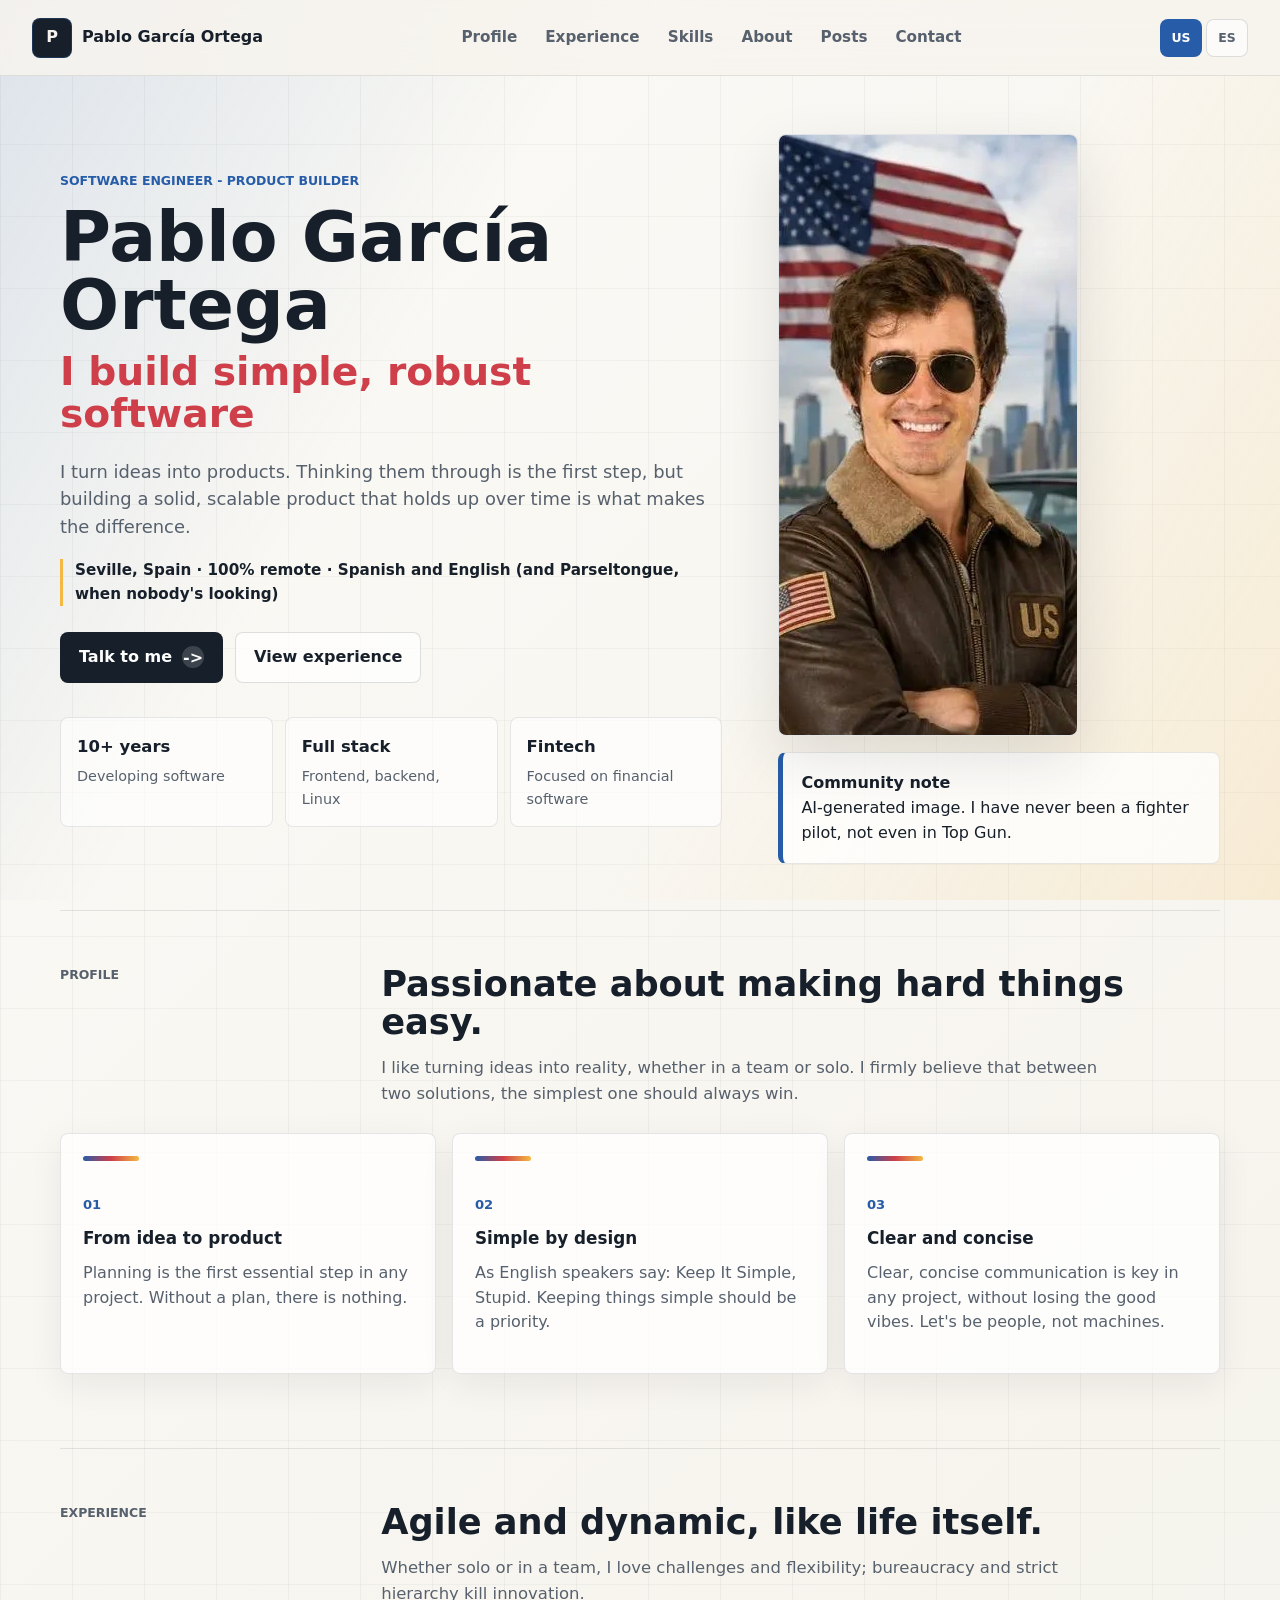
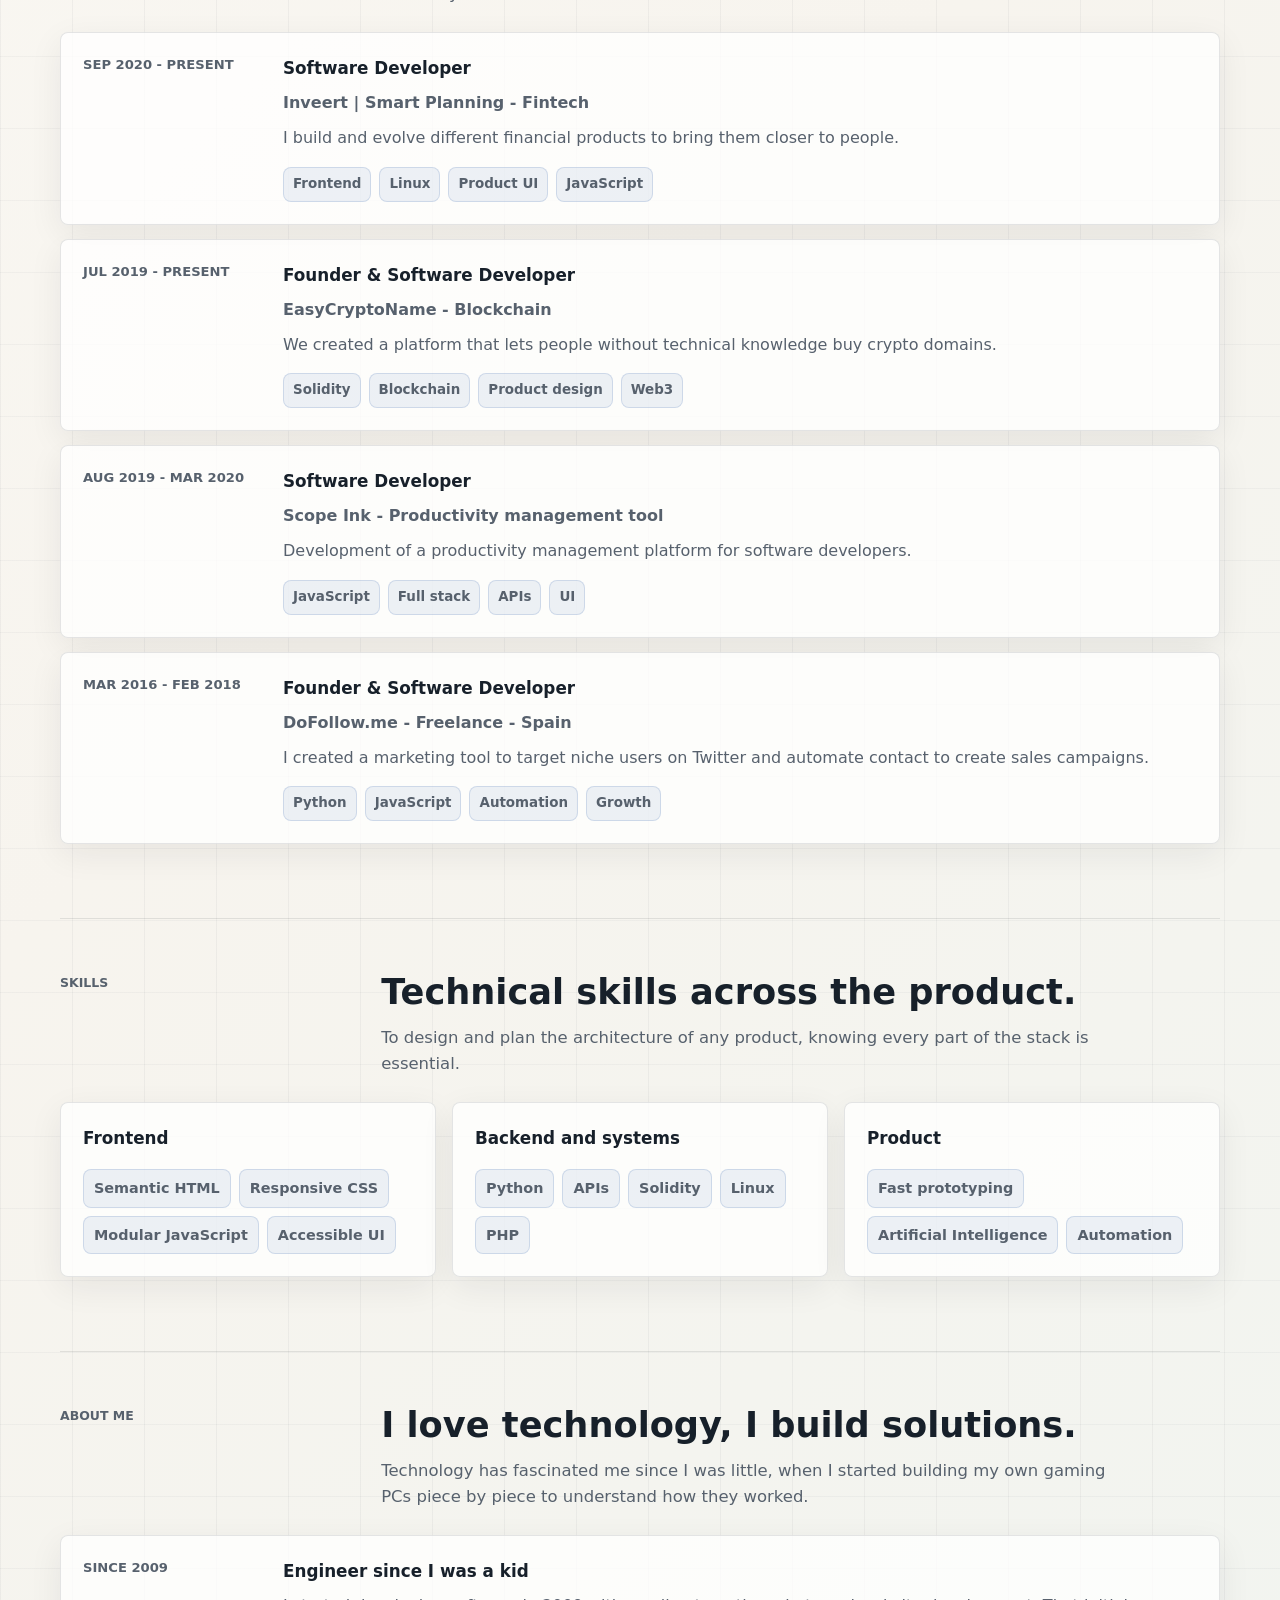
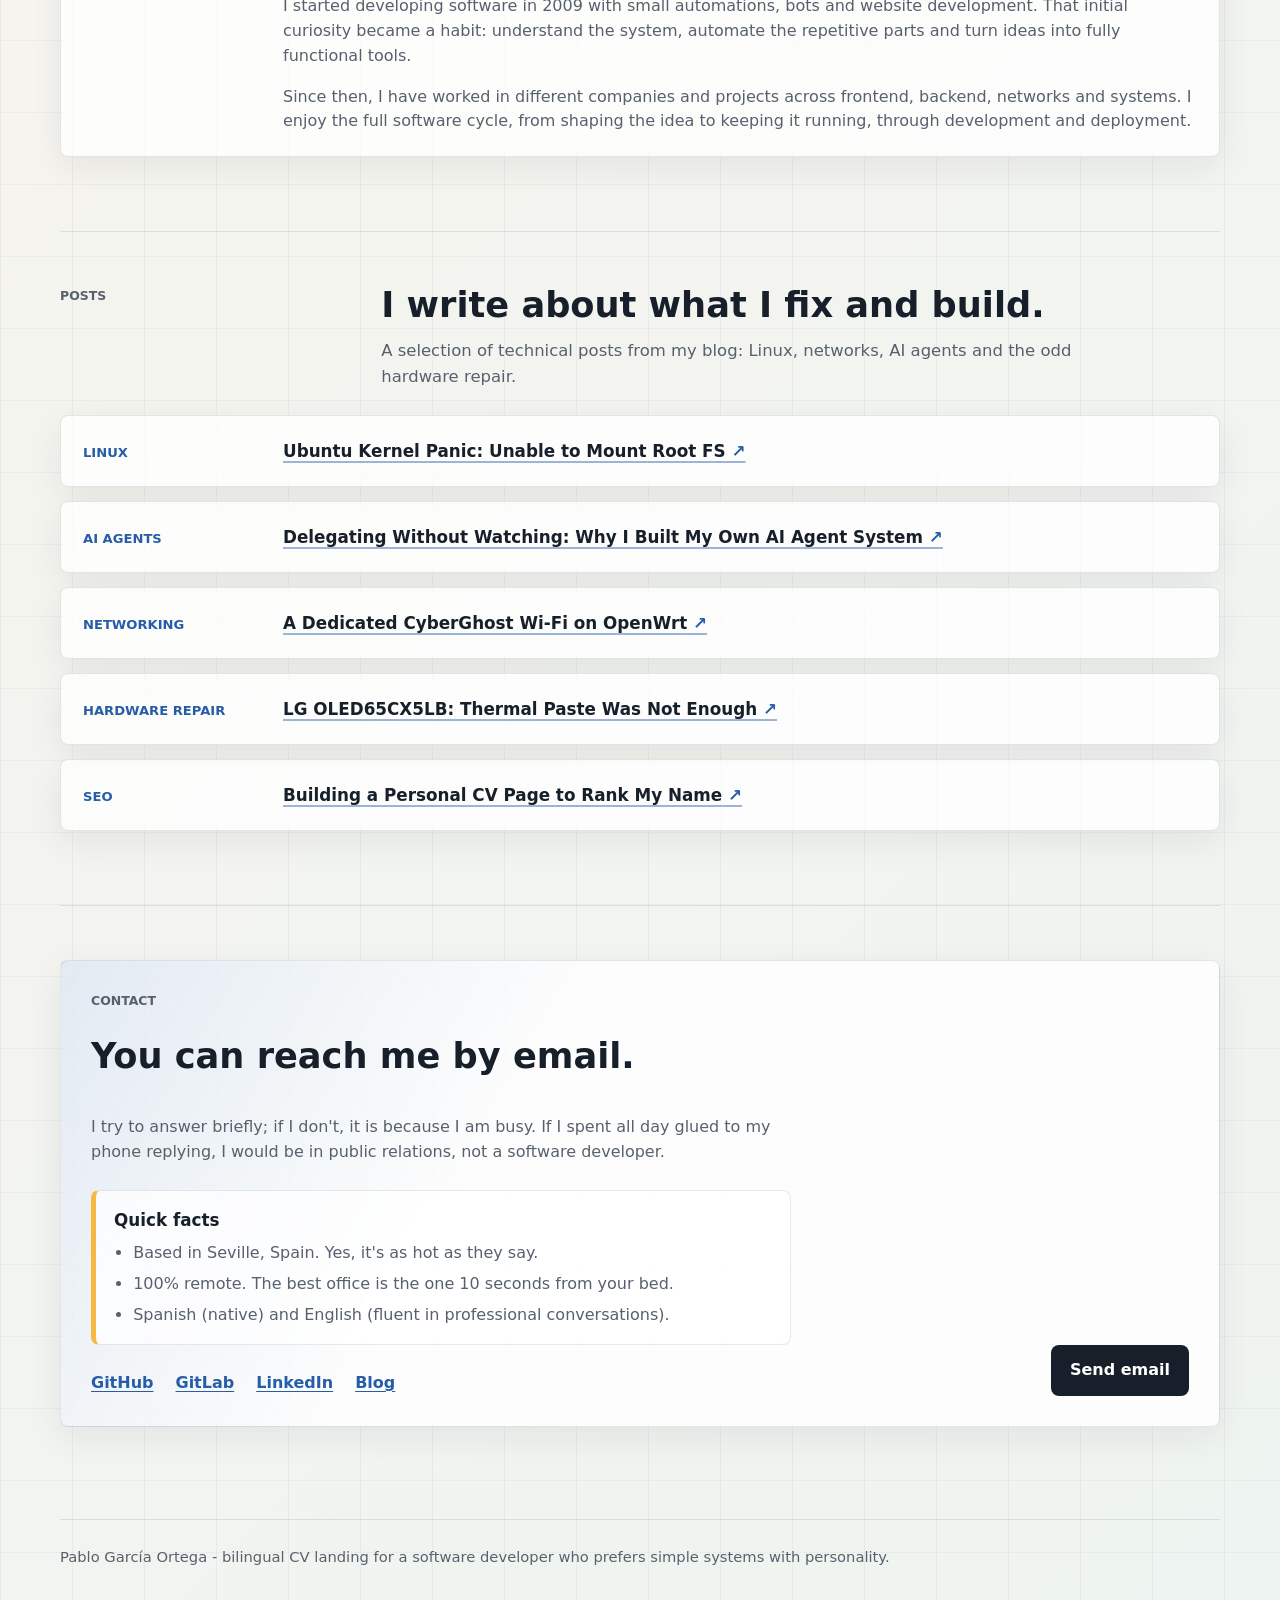
<file: index.html>
<!doctype html>
<html lang="en-US">
<head>
    <meta charset="utf-8">
    <meta name="viewport" content="width=device-width, initial-scale=1">
    <title>Pablo García Ortega | Software Engineer & Product Builder</title>
    <meta name="description" content="Pablo García Ortega is a software engineer and product builder focused on simple, robust software, fintech, full-stack development and automation.">
    <meta name="author" content="Pablo García Ortega">
    <meta name="robots" content="index, follow, max-image-preview:large">
    <link rel="canonical" href="https://pablogarciaortega.com/">
    <link rel="alternate" hreflang="en" href="https://pablogarciaortega.com/">
    <link rel="alternate" hreflang="es" href="https://pablogarciaortega.com/es/">
    <link rel="alternate" hreflang="x-default" href="https://pablogarciaortega.com/">
    <meta property="og:type" content="profile">
    <meta property="og:locale" content="en_US">
    <meta property="og:locale:alternate" content="es_ES">
    <meta property="profile:first_name" content="Pablo">
    <meta property="profile:last_name" content="García Ortega">
    <meta property="og:site_name" content="Pablo García Ortega">
    <meta property="og:title" content="Pablo García Ortega | Software Engineer & Product Builder">
    <meta property="og:description" content="Pablo García Ortega is a software engineer and product builder focused on simple, robust software, fintech, full-stack development and automation.">
    <meta property="og:url" content="https://pablogarciaortega.com/">
    <meta property="og:image" content="https://pablogarciaortega.com/assets/share-us.jpg">
    <meta property="og:image:type" content="image/jpeg">
    <meta property="og:image:width" content="1200">
    <meta property="og:image:height" content="630">
    <meta property="og:image:alt" content="Pablo García Ortega · Software engineer - Product builder · I build simple, robust software · pablogarciaortega.com, next to the AI-generated portrait from the US version">
    <meta name="twitter:card" content="summary_large_image">
    <meta name="twitter:title" content="Pablo García Ortega | Software Engineer & Product Builder">
    <meta name="twitter:description" content="Pablo García Ortega is a software engineer and product builder focused on simple, robust software, fintech, full-stack development and automation.">
    <meta name="twitter:image" content="https://pablogarciaortega.com/assets/share-us.jpg">
    <meta name="twitter:image:alt" content="Pablo García Ortega · Software engineer - Product builder · I build simple, robust software · pablogarciaortega.com, next to the AI-generated portrait from the US version">
    <link rel="icon" href="./favicon.ico" sizes="16x16 32x32 48x48">
    <link rel="icon" href="./assets/favicon.svg" type="image/svg+xml">
    <link rel="icon" href="./assets/favicon-96.png" type="image/png" sizes="96x96">
    <link rel="apple-touch-icon" href="./assets/apple-touch-icon.png" sizes="180x180">
    <link rel="stylesheet" href="./index.css">
    <script type="application/ld+json">
        {
            "@context": "https://schema.org",
            "@type": "ProfilePage",
            "@id": "https://pablogarciaortega.com/#profilepage",
            "url": "https://pablogarciaortega.com/",
            "name": "Pablo García Ortega | Software Engineer & Product Builder",
            "inLanguage": "en-US",
            "mainEntity": {
                "@type": "Person",
                "@id": "https://pablogarciaortega.com/#person",
                "name": "Pablo García Ortega",
                "alternateName": "Pablo Garcia Ortega",
                "givenName": "Pablo",
                "familyName": "García Ortega",
                "url": "https://pablogarciaortega.com/",
                "image": "https://pablogarciaortega.com/assets/profile-us.webp",
                "jobTitle": "Software Engineer",
                "description": "Pablo García Ortega is a software engineer and product builder focused on simple, robust software, fintech, full-stack development and automation.",
                "worksFor": {
                    "@type": "Organization",
                    "name": "Inveert"
                },
                "knowsLanguage": [
                    "es",
                    "en"
                ],
                "alumniOf": {
                    "@type": "CollegeOrUniversity",
                    "name": "Universidad de Sevilla"
                },
                "knowsAbout": [
                    "Software Development",
                    "Frontend",
                    "Backend",
                    "Linux",
                    "Fintech",
                    "JavaScript",
                    "Python",
                    "Solidity",
                    "Automation"
                ],
                "sameAs": [
                    "https://github.com/pablogarcor",
                    "https://gitlab.com/pablogarcor",
                    "https://www.linkedin.com/in/garciaortegapablo/",
                    "https://www.pablogarcor.com/"
                ],
                "address": {
                    "@type": "PostalAddress",
                    "addressLocality": "Seville",
                    "addressRegion": "Andalusia",
                    "addressCountry": "ES"
                }
            }
        }
    </script>
    <script src="./index.js" defer></script>
</head>
<body data-locale="us" data-us-url="./" data-es-url="./es/">
    <a class="skip-link" href="#top">Skip to content</a>
    <header class="site-header">
        <a class="brand" href="#top" aria-label="Pablo García Ortega CV">
            <span class="brand-mark" aria-hidden="true">P</span>
            <span>Pablo García Ortega</span>
        </a>

        <nav class="site-nav" aria-label="Primary navigation">
            <a href="#profile">Profile</a>
            <a href="#experience">Experience</a>
            <a href="#skills">Skills</a>
            <a href="#about">About</a>
            <a href="#posts">Posts</a>
            <a href="#contact">Contact</a>
        </nav>

        <div class="language-switcher" role="group" aria-label="Language selector">
            <a class="language-button" href="./" data-language="us" hreflang="en" aria-label="US English" aria-current="page">US</a>
            <a class="language-button" href="./es/" data-language="es" hreflang="es" aria-label="Spanish">ES</a>
        </div>
    </header>

    <main id="top">
        <section class="hero">
            <div class="hero-copy reveal">
                <p class="eyebrow">Software engineer - Product builder</p>
                <h1>
                    <span>Pablo García Ortega</span>
                    <span>I build simple, robust software</span>
                </h1>
                <p class="hero-summary">
                    I turn ideas into products. Thinking them through is the first step, but building a solid, scalable product that holds up over time is what makes the difference.
                </p>

                <p class="hero-facts">Seville, Spain · 100% remote · Spanish and English (and Parseltongue, when nobody's looking)</p>

                <div class="hero-actions" aria-label="Main actions">
                    <a class="button button-primary" href="#contact">
                        <span>Talk to me</span>
                        <span class="button-icon" aria-hidden="true">-&gt;</span>
                    </a>
                    <a class="button button-secondary" href="#experience">
                        <span>View experience</span>
                    </a>
                </div>

                <div class="signal-grid" aria-label="Professional focus">
                    <div>
                        <strong>10+ years</strong>
                        <span>Developing software</span>
                    </div>
                    <div>
                        <strong>Full stack</strong>
                        <span>Frontend, backend, Linux</span>
                    </div>
                    <div>
                        <strong>Fintech</strong>
                        <span>Focused on financial software</span>
                    </div>
                </div>
            </div>

            <aside class="profile-stage reveal" aria-labelledby="profile-caption-title">
                <div class="portrait-frame">
                    <img src="./assets/profile-us.webp" width="298" height="600" alt="AI-generated image of Pablo García Ortega for the US version">
                </div>
                <div class="profile-caption">
                    <p class="profile-language" id="profile-caption-title">Community note</p>
                    <p id="profileReference">AI-generated image. I have never been a fighter pilot, not even in Top Gun.</p>
                </div>
            </aside>
        </section>

        <section class="content-section" id="profile">
            <div class="section-heading reveal">
                <p class="overline">Profile</p>
                <div>
                    <h2>Passionate about making hard things easy.</h2>
                    <p>
                        I like turning ideas into reality, whether in a team or solo. I firmly believe that between two solutions, the simplest one should always win.
                    </p>
                </div>
            </div>

            <div class="intro-grid">
                <article class="feature-card reveal">
                    <span class="feature-index">01</span>
                    <h3>From idea to product</h3>
                    <p>Planning is the first essential step in any project. Without a plan, there is nothing.</p>
                </article>
                <article class="feature-card reveal">
                    <span class="feature-index">02</span>
                    <h3>Simple by design</h3>
                    <p>As English speakers say: Keep It Simple, Stupid. Keeping things simple should be a priority.</p>
                </article>
                <article class="feature-card reveal">
                    <span class="feature-index">03</span>
                    <h3>Clear and concise</h3>
                    <p>Clear, concise communication is key in any project, without losing the good vibes. Let's be people, not machines.</p>
                </article>
            </div>
        </section>

        <section class="content-section" id="experience">
            <div class="section-heading reveal">
                <p class="overline">Experience</p>
                <div>
                    <h2>Agile and dynamic, like life itself.</h2>
                    <p>
                        Whether solo or in a team, I love challenges and flexibility; bureaucracy and strict hierarchy kill innovation.
                    </p>
                </div>
            </div>

            <div class="timeline">
                <article class="timeline-item reveal">
                    <p class="timeline-date">Sep 2020 - Present</p>
                    <div>
                        <h3>Software Developer</h3>
                        <p class="timeline-company">Inveert | Smart Planning - Fintech</p>
                        <p>I build and evolve different financial products to bring them closer to people.</p>
                        <ul class="tag-list" aria-label="Inveert skills">
                            <li>Frontend</li>
                            <li>Linux</li>
                            <li>Product UI</li>
                            <li>JavaScript</li>
                        </ul>
                    </div>
                </article>
                <article class="timeline-item reveal">
                    <p class="timeline-date">Jul 2019 - Present</p>
                    <div>
                        <h3>Founder & Software Developer</h3>
                        <p class="timeline-company">EasyCryptoName - Blockchain</p>
                        <p>We created a platform that lets people without technical knowledge buy crypto domains.</p>
                        <ul class="tag-list" aria-label="EasyCryptoName skills">
                            <li>Solidity</li>
                            <li>Blockchain</li>
                            <li>Product design</li>
                            <li>Web3</li>
                        </ul>
                    </div>
                </article>
                <article class="timeline-item reveal">
                    <p class="timeline-date">Aug 2019 - Mar 2020</p>
                    <div>
                        <h3>Software Developer</h3>
                        <p class="timeline-company">Scope Ink - Productivity management tool</p>
                        <p>Development of a productivity management platform for software developers.</p>
                        <ul class="tag-list" aria-label="Scope Ink skills">
                            <li>JavaScript</li>
                            <li>Full stack</li>
                            <li>APIs</li>
                            <li>UI</li>
                        </ul>
                    </div>
                </article>
                <article class="timeline-item reveal">
                    <p class="timeline-date">Mar 2016 - Feb 2018</p>
                    <div>
                        <h3>Founder & Software Developer</h3>
                        <p class="timeline-company">DoFollow.me - Freelance - Spain</p>
                        <p>I created a marketing tool to target niche users on Twitter and automate contact to create sales campaigns.</p>
                        <ul class="tag-list" aria-label="DoFollow.me skills">
                            <li>Python</li>
                            <li>JavaScript</li>
                            <li>Automation</li>
                            <li>Growth</li>
                        </ul>
                    </div>
                </article>
            </div>
        </section>

        <section class="content-section" id="skills">
            <div class="section-heading reveal">
                <p class="overline">Skills</p>
                <div>
                    <h2>Technical skills across the product.</h2>
                    <p>
                        To design and plan the architecture of any product, knowing every part of the stack is essential.
                    </p>
                </div>
            </div>

            <div class="skill-grid">
                <article class="skill-group reveal">
                    <h3>Frontend</h3>
                    <ul>
                        <li>Semantic HTML</li>
                        <li>Responsive CSS</li>
                        <li>Modular JavaScript</li>
                        <li>Accessible UI</li>
                    </ul>
                </article>
                <article class="skill-group reveal">
                    <h3>Backend and systems</h3>
                    <ul>
                        <li>Python</li>
                        <li>APIs</li>
                        <li>Solidity</li>
                        <li>Linux</li>
                        <li>PHP</li>
                    </ul>
                </article>
                <article class="skill-group reveal">
                    <h3>Product</h3>
                    <ul>
                        <li>Fast prototyping</li>
                        <li>Artificial Intelligence</li>
                        <li>Automation</li>
                    </ul>
                </article>
            </div>
        </section>

        <section class="content-section" id="about">
            <div class="section-heading reveal">
                <p class="overline">About me</p>
                <div>
                    <h2>I love technology, I build solutions.</h2>
                    <p>
                        Technology has fascinated me since I was little, when I started building my own gaming PCs piece by piece to understand how they worked.
                    </p>
                </div>
            </div>

            <article class="about-card reveal">
                <p class="timeline-date">Since 2009</p>
                <div>
                    <h3>Engineer since I was a kid</h3>
                    <p>I started developing software in 2009 with small automations, bots and website development. That initial curiosity became a habit: understand the system, automate the repetitive parts and turn ideas into fully functional tools.</p>
                    <p>Since then, I have worked in different companies and projects across frontend, backend, networks and systems. I enjoy the full software cycle, from shaping the idea to keeping it running, through development and deployment.</p>
                </div>
            </article>
        </section>

        <section class="content-section" id="posts">
            <div class="section-heading reveal">
                <p class="overline">Posts</p>
                <div>
                    <h2>I write about what I fix and build.</h2>
                    <p>
                        A selection of technical posts from my blog: Linux, networks, AI agents and the odd hardware repair.
                    </p>
                </div>
            </div>

            <ul class="post-list" aria-label="Selected posts">
                <li class="post-card reveal">
                    <p class="post-topic">Linux</p>
                    <h3><a href="https://www.pablogarcor.com/fix-ubuntu-kernel-panic-unable-to-mount-root-fs/">Ubuntu Kernel Panic: Unable to Mount Root FS</a></h3>
                </li>
                <li class="post-card reveal">
                    <p class="post-topic">AI agents</p>
                    <h3><a href="https://www.pablogarcor.com/delegating-to-ai-agents-without-watching/">Delegating Without Watching: Why I Built My Own AI Agent System</a></h3>
                </li>
                <li class="post-card reveal">
                    <p class="post-topic">Networking</p>
                    <h3><a href="https://www.pablogarcor.com/openwrt-cyberghost-vpn-wifi/">A Dedicated CyberGhost Wi-Fi on OpenWrt</a></h3>
                </li>
                <li class="post-card reveal">
                    <p class="post-topic">Hardware repair</p>
                    <h3><a href="https://www.pablogarcor.com/fix-lg-oled65cx5lb-main-board/">LG OLED65CX5LB: Thermal Paste Was Not Enough</a></h3>
                </li>
                <li class="post-card reveal">
                    <p class="post-topic">SEO</p>
                    <h3><a href="https://www.pablogarcor.com/building-personal-cv-page-to-rank-my-name/">Building a Personal CV Page to Rank My Name</a></h3>
                </li>
            </ul>
        </section>

        <section class="content-section contact-section" id="contact">
            <div class="contact-panel reveal">
                <p class="overline">Contact</p>
                <h2>You can reach me by email.</h2>
                <p>
                    I try to answer briefly; if I don't, it is because I am busy. If I spent all day glued to my phone replying, I would be in public relations, not a software developer.
                </p>
                <div class="quick-facts">
                    <h3 id="quick-facts-title">Quick facts</h3>
                    <ul aria-labelledby="quick-facts-title">
                        <li>Based in Seville, Spain. Yes, it's as hot as they say.</li>
                        <li>100% remote. The best office is the one 10 seconds from your bed.</li>
                        <li>Spanish (native) and English (fluent in professional conversations).</li>
                    </ul>
                </div>
                <ul class="profile-links" aria-label="Profiles">
                    <li><a href="https://github.com/pablogarcor" rel="me">GitHub</a></li>
                    <li><a href="https://gitlab.com/pablogarcor" rel="me">GitLab</a></li>
                    <li><a href="https://www.linkedin.com/in/garciaortegapablo/" rel="me">LinkedIn</a></li>
                    <li><a href="https://www.pablogarcor.com/" rel="me">Blog</a></li>
                </ul>
                <div class="contact-actions">
                    <a class="button button-primary" href="#contact" data-email-link>
                        <span>Send email</span>
                    </a>
                </div>
            </div>
        </section>
    </main>

    <footer class="site-footer">
        <p>Pablo García Ortega - bilingual CV landing for a software developer who prefers simple systems with personality.</p>
    </footer>
</body>
</html>
</file>
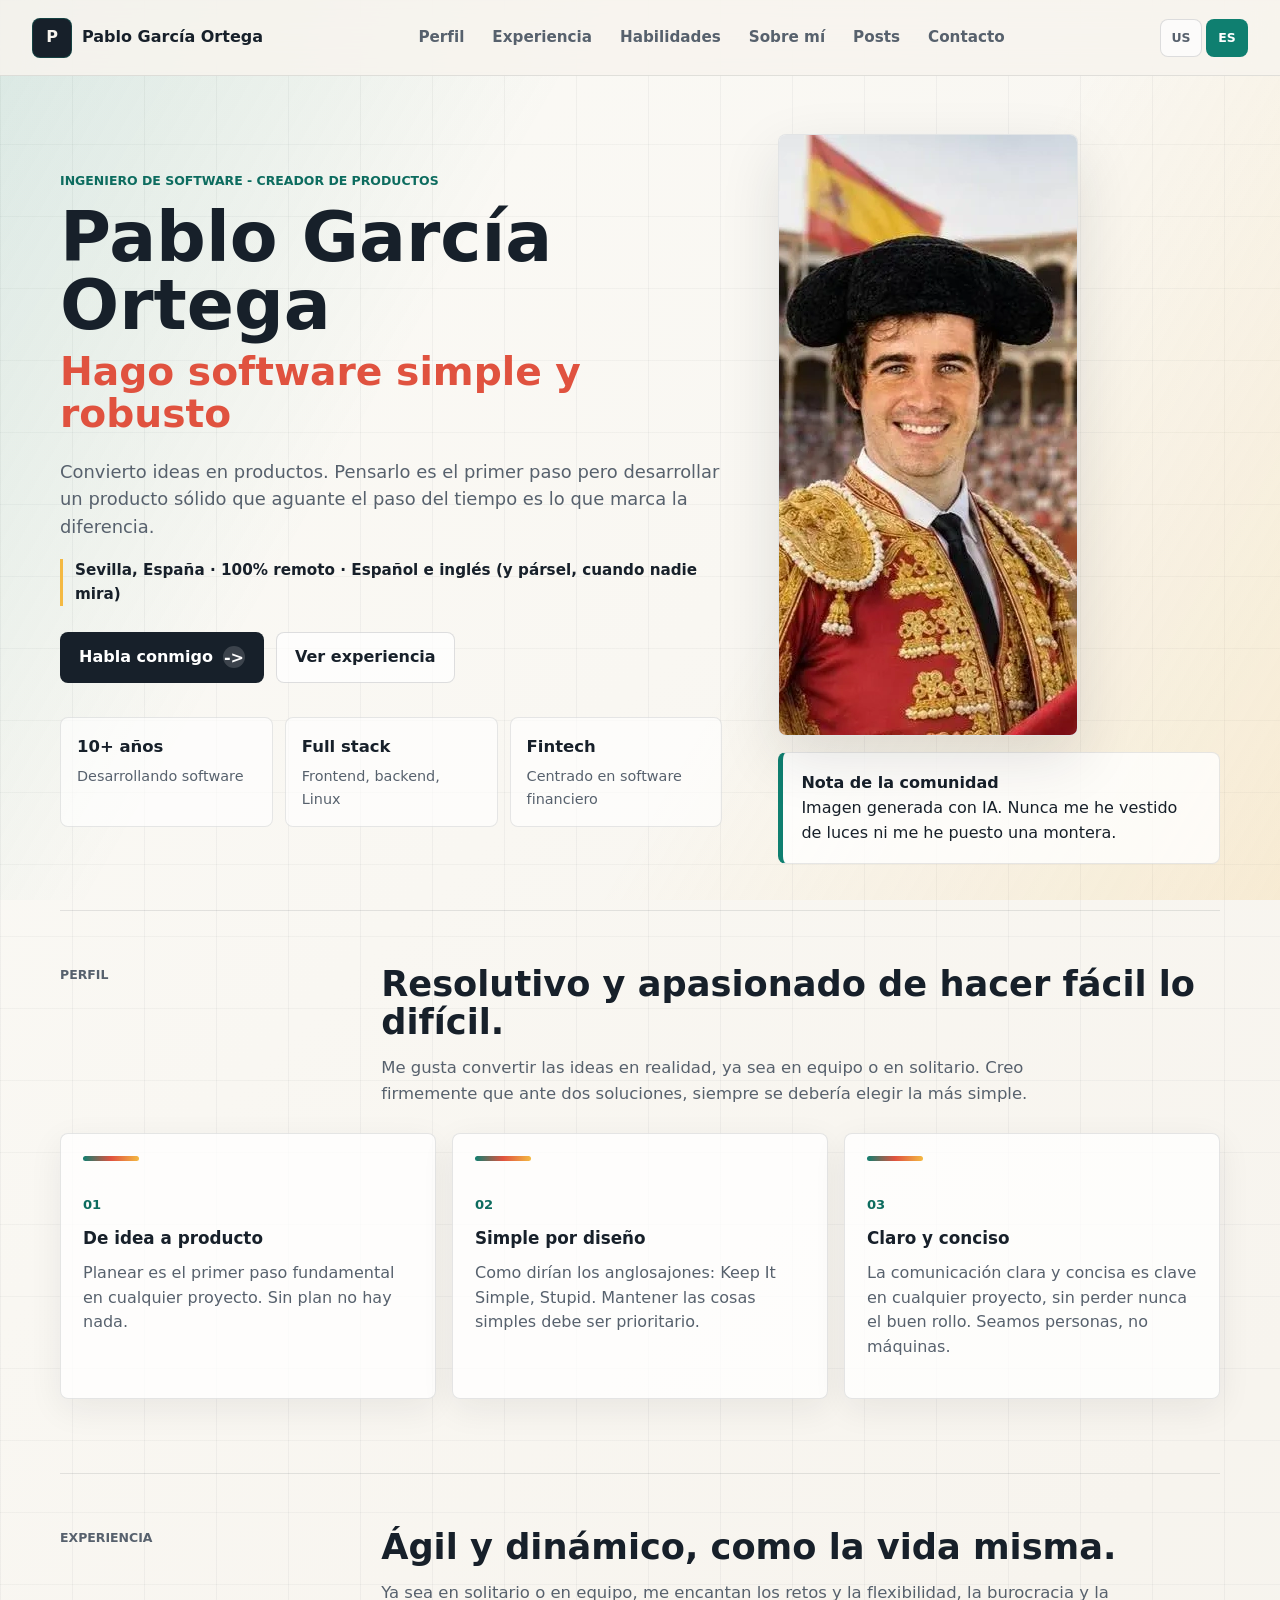
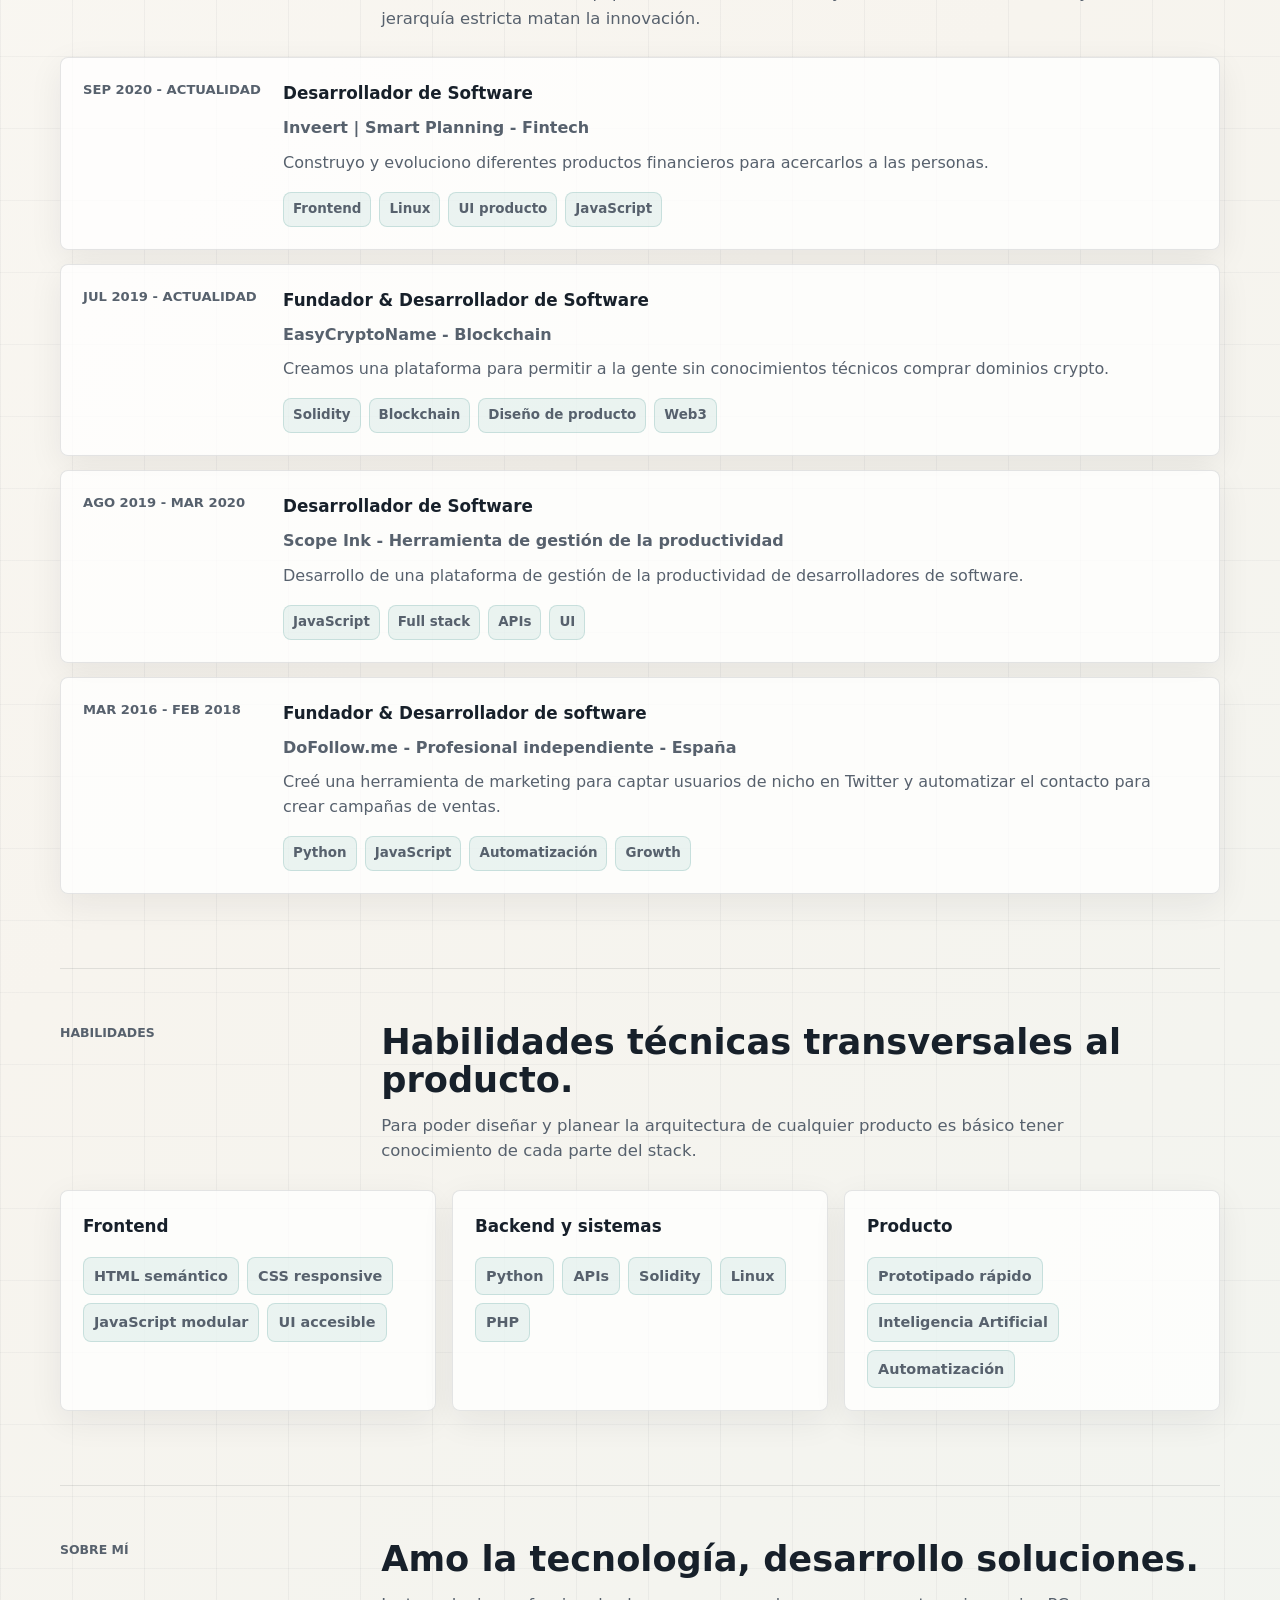
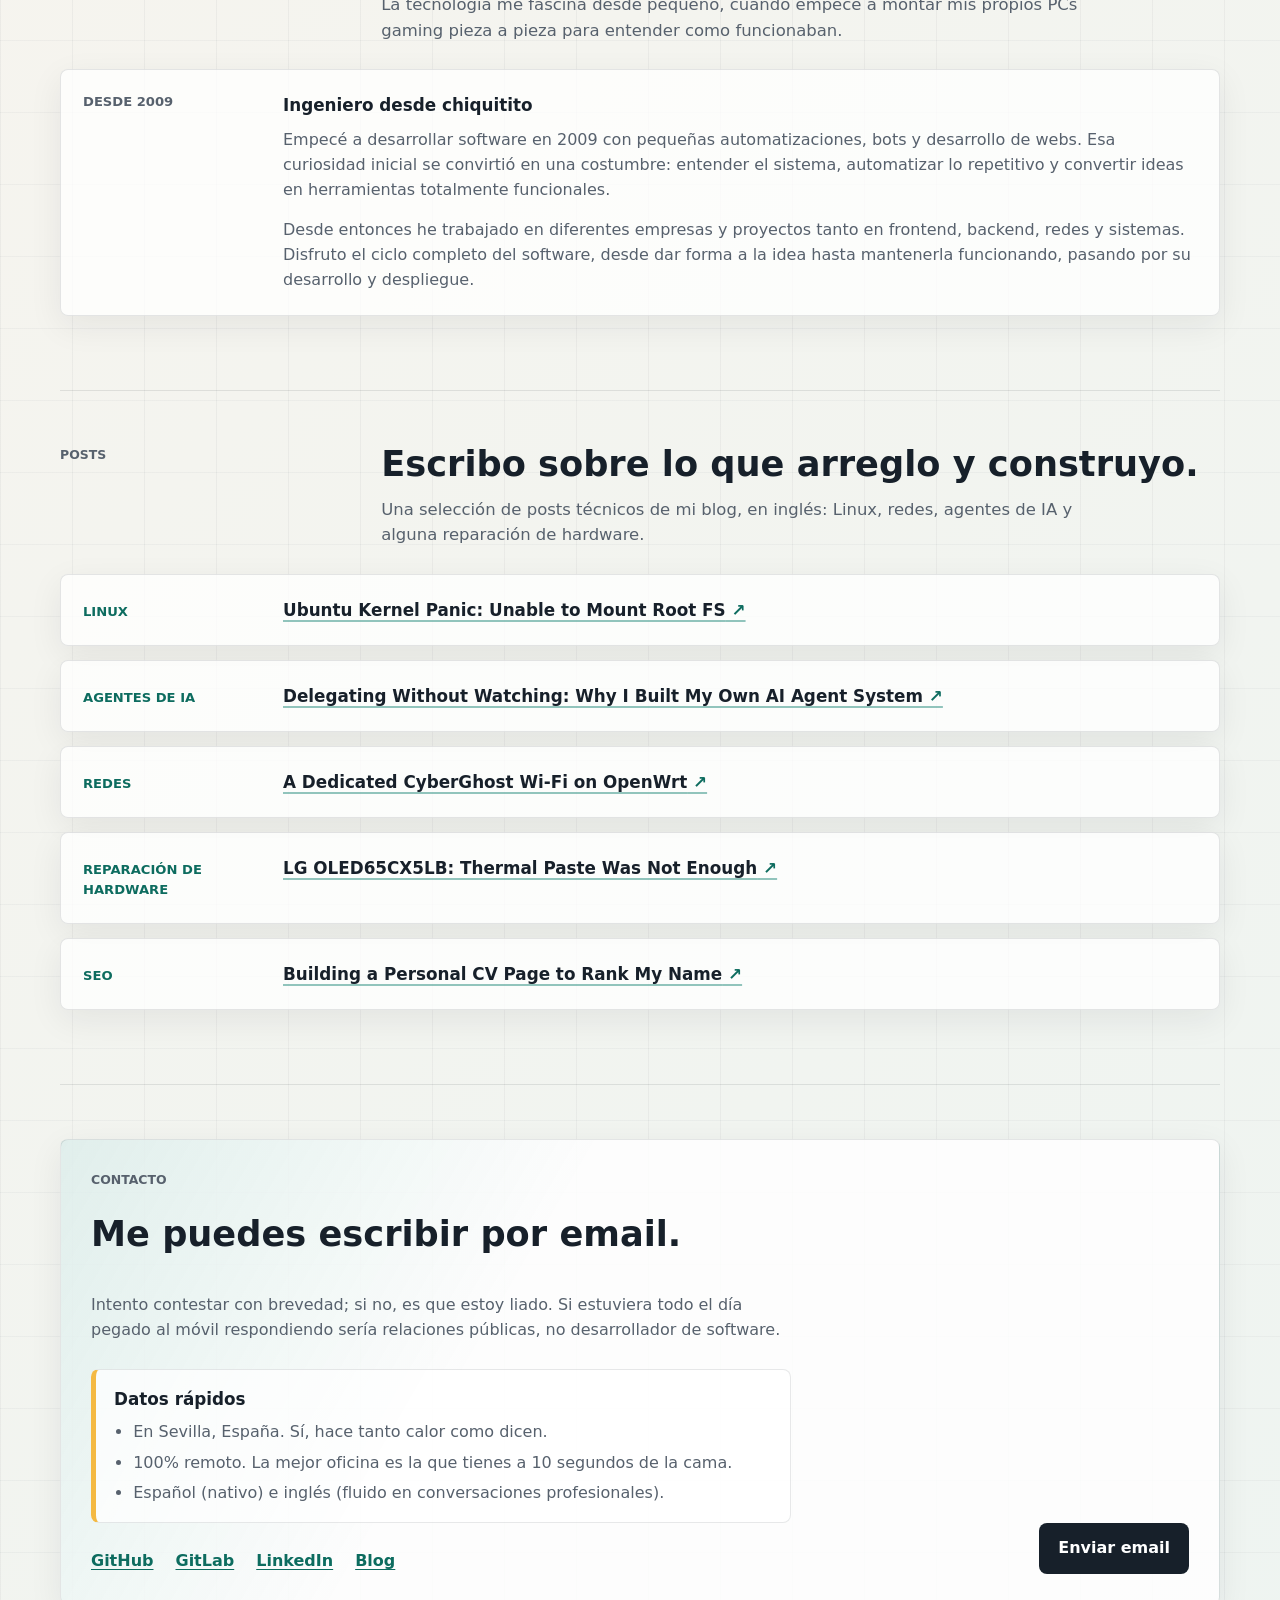
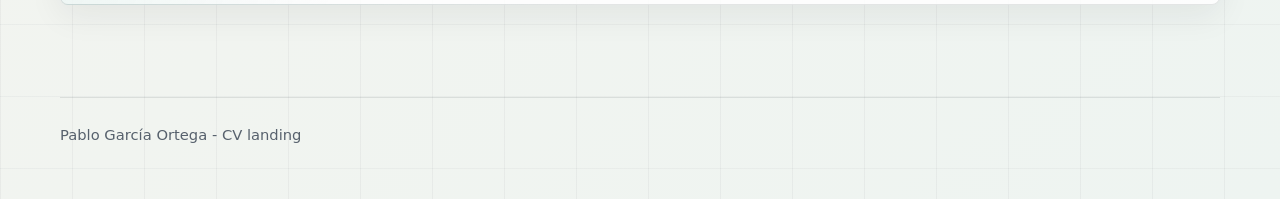
<file: es/index.html>
<!doctype html>
<html lang="es">
<head>
    <meta charset="utf-8">
    <meta name="viewport" content="width=device-width, initial-scale=1">
    <title>Pablo García Ortega | Ingeniero de software</title>
    <meta name="description" content="Pablo García Ortega es ingeniero de software y creador de productos, especializado en software robusto, fintech, full stack, automatización y sistemas simples.">
    <meta name="author" content="Pablo García Ortega">
    <meta name="robots" content="index, follow, max-image-preview:large">
    <link rel="canonical" href="https://pablogarciaortega.com/es/">
    <link rel="alternate" hreflang="en" href="https://pablogarciaortega.com/">
    <link rel="alternate" hreflang="es" href="https://pablogarciaortega.com/es/">
    <link rel="alternate" hreflang="x-default" href="https://pablogarciaortega.com/">
    <meta property="og:type" content="profile">
    <meta property="og:locale" content="es_ES">
    <meta property="og:locale:alternate" content="en_US">
    <meta property="profile:first_name" content="Pablo">
    <meta property="profile:last_name" content="García Ortega">
    <meta property="og:site_name" content="Pablo García Ortega">
    <meta property="og:title" content="Pablo García Ortega | Ingeniero de software">
    <meta property="og:description" content="Pablo García Ortega es ingeniero de software y creador de productos, especializado en software robusto, fintech, full stack, automatización y sistemas simples.">
    <meta property="og:url" content="https://pablogarciaortega.com/es/">
    <meta property="og:image" content="https://pablogarciaortega.com/assets/share-es.jpg">
    <meta property="og:image:type" content="image/jpeg">
    <meta property="og:image:width" content="1200">
    <meta property="og:image:height" content="630">
    <meta property="og:image:alt" content="Pablo García Ortega · Ingeniero de software - Creador de productos · Hago software simple y robusto · pablogarciaortega.com/es, junto al retrato generado con IA de la versión española">
    <meta name="twitter:card" content="summary_large_image">
    <meta name="twitter:title" content="Pablo García Ortega | Ingeniero de software">
    <meta name="twitter:description" content="Pablo García Ortega es ingeniero de software y creador de productos, especializado en software robusto, fintech, full stack, automatización y sistemas simples.">
    <meta name="twitter:image" content="https://pablogarciaortega.com/assets/share-es.jpg">
    <meta name="twitter:image:alt" content="Pablo García Ortega · Ingeniero de software - Creador de productos · Hago software simple y robusto · pablogarciaortega.com/es, junto al retrato generado con IA de la versión española">
    <link rel="icon" href="../favicon.ico" sizes="16x16 32x32 48x48">
    <link rel="icon" href="../assets/favicon.svg" type="image/svg+xml">
    <link rel="icon" href="../assets/favicon-96.png" type="image/png" sizes="96x96">
    <link rel="apple-touch-icon" href="../assets/apple-touch-icon.png" sizes="180x180">
    <link rel="stylesheet" href="../index.css">
    <script type="application/ld+json">
        {
            "@context": "https://schema.org",
            "@type": "ProfilePage",
            "@id": "https://pablogarciaortega.com/es/#profilepage",
            "url": "https://pablogarciaortega.com/es/",
            "name": "Pablo García Ortega | Ingeniero de software",
            "inLanguage": "es",
            "mainEntity": {
                "@type": "Person",
                "@id": "https://pablogarciaortega.com/#person",
                "name": "Pablo García Ortega",
                "alternateName": "Pablo Garcia Ortega",
                "givenName": "Pablo",
                "familyName": "García Ortega",
                "url": "https://pablogarciaortega.com/",
                "image": "https://pablogarciaortega.com/assets/profile-es.webp",
                "jobTitle": "Ingeniero de software",
                "description": "Pablo García Ortega es ingeniero de software y creador de productos, especializado en software robusto, fintech, full stack, automatización y sistemas simples.",
                "worksFor": {
                    "@type": "Organization",
                    "name": "Inveert"
                },
                "knowsLanguage": [
                    "es",
                    "en"
                ],
                "alumniOf": {
                    "@type": "CollegeOrUniversity",
                    "name": "Universidad de Sevilla"
                },
                "knowsAbout": [
                    "Software Development",
                    "Frontend",
                    "Backend",
                    "Linux",
                    "Fintech",
                    "JavaScript",
                    "Python",
                    "Solidity",
                    "Automation"
                ],
                "sameAs": [
                    "https://github.com/pablogarcor",
                    "https://gitlab.com/pablogarcor",
                    "https://www.linkedin.com/in/garciaortegapablo/",
                    "https://www.pablogarcor.com/"
                ],
                "address": {
                    "@type": "PostalAddress",
                    "addressLocality": "Sevilla",
                    "addressRegion": "Andalucía",
                    "addressCountry": "ES"
                }
            }
        }
    </script>
    <script src="../index.js" defer></script>
</head>
<body data-locale="es" data-us-url="../" data-es-url="./">
    <a class="skip-link" href="#top">Saltar al contenido</a>
    <header class="site-header">
        <a class="brand" href="#top" aria-label="CV de Pablo García Ortega">
            <span class="brand-mark" aria-hidden="true">P</span>
            <span>Pablo García Ortega</span>
        </a>

        <nav class="site-nav" aria-label="Navegación principal">
            <a href="#profile">Perfil</a>
            <a href="#experience">Experiencia</a>
            <a href="#skills">Habilidades</a>
            <a href="#about">Sobre mí</a>
            <a href="#posts">Posts</a>
            <a href="#contact">Contacto</a>
        </nav>

        <div class="language-switcher" role="group" aria-label="Selector de idioma">
            <a class="language-button" href="../" data-language="us" hreflang="en" aria-label="Inglés de EE. UU.">US</a>
            <a class="language-button" href="./" data-language="es" hreflang="es" aria-label="Español" aria-current="page">ES</a>
        </div>
    </header>

    <main id="top">
        <section class="hero">
            <div class="hero-copy reveal">
                <p class="eyebrow">Ingeniero de software - Creador de productos</p>
                <h1>
                    <span>Pablo García Ortega</span>
                    <span>Hago software simple y robusto</span>
                </h1>
                <p class="hero-summary">
                    Convierto ideas en productos. Pensarlo es el primer paso pero desarrollar un producto sólido que aguante el paso del tiempo es lo que marca la diferencia.
                </p>

                <p class="hero-facts">Sevilla, España · 100% remoto · Español e inglés (y pársel, cuando nadie mira)</p>

                <div class="hero-actions" aria-label="Acciones principales">
                    <a class="button button-primary" href="#contact">
                        <span>Habla conmigo</span>
                        <span class="button-icon" aria-hidden="true">-&gt;</span>
                    </a>
                    <a class="button button-secondary" href="#experience">
                        <span>Ver experiencia</span>
                    </a>
                </div>

                <div class="signal-grid" aria-label="Foco profesional">
                    <div>
                        <strong>10+ años</strong>
                        <span>Desarrollando software</span>
                    </div>
                    <div>
                        <strong>Full stack</strong>
                        <span>Frontend, backend, Linux</span>
                    </div>
                    <div>
                        <strong>Fintech</strong>
                        <span>Centrado en software financiero</span>
                    </div>
                </div>
            </div>

            <aside class="profile-stage reveal" aria-labelledby="profile-caption-title">
                <div class="portrait-frame">
                    <img src="../assets/profile-es.webp" width="298" height="600" alt="Imagen generada con IA de Pablo García Ortega para la versión española">
                </div>
                <div class="profile-caption">
                    <p class="profile-language" id="profile-caption-title">Nota de la comunidad</p>
                    <p id="profileReference">Imagen generada con IA. Nunca me he vestido de luces ni me he puesto una montera.</p>
                </div>
            </aside>
        </section>

        <section class="content-section" id="profile">
            <div class="section-heading reveal">
                <p class="overline">Perfil</p>
                <div>
                    <h2>Resolutivo y apasionado de hacer fácil lo difícil.</h2>
                    <p>
                        Me gusta convertir las ideas en realidad, ya sea en equipo o en solitario. Creo firmemente que ante dos soluciones, siempre se debería elegir la más simple.
                    </p>
                </div>
            </div>

            <div class="intro-grid">
                <article class="feature-card reveal">
                    <span class="feature-index">01</span>
                    <h3>De idea a producto</h3>
                    <p>Planear es el primer paso fundamental en cualquier proyecto. Sin plan no hay nada.</p>
                </article>
                <article class="feature-card reveal">
                    <span class="feature-index">02</span>
                    <h3>Simple por diseño</h3>
                    <p>Como dirían los anglosajones: Keep It Simple, Stupid. Mantener las cosas simples debe ser prioritario.</p>
                </article>
                <article class="feature-card reveal">
                    <span class="feature-index">03</span>
                    <h3>Claro y conciso</h3>
                    <p>La comunicación clara y concisa es clave en cualquier proyecto, sin perder nunca el buen rollo. Seamos personas, no máquinas.</p>
                </article>
            </div>
        </section>

        <section class="content-section" id="experience">
            <div class="section-heading reveal">
                <p class="overline">Experiencia</p>
                <div>
                    <h2>Ágil y dinámico, como la vida misma.</h2>
                    <p>
                        Ya sea en solitario o en equipo, me encantan los retos y la flexibilidad, la burocracia y la jerarquía estricta matan la innovación.
                    </p>
                </div>
            </div>

            <div class="timeline">
                <article class="timeline-item reveal">
                    <p class="timeline-date">Sep 2020 - Actualidad</p>
                    <div>
                        <h3>Desarrollador de Software</h3>
                        <p class="timeline-company">Inveert | Smart Planning - Fintech</p>
                        <p>Construyo y evoluciono diferentes productos financieros para acercarlos a las personas.</p>
                        <ul class="tag-list" aria-label="Skills en Inveert">
                            <li>Frontend</li>
                            <li>Linux</li>
                            <li>UI producto</li>
                            <li>JavaScript</li>
                        </ul>
                    </div>
                </article>
                <article class="timeline-item reveal">
                    <p class="timeline-date">Jul 2019 - Actualidad</p>
                    <div>
                        <h3>Fundador & Desarrollador de Software</h3>
                        <p class="timeline-company">EasyCryptoName - Blockchain</p>
                        <p>Creamos una plataforma para permitir a la gente sin conocimientos técnicos comprar dominios crypto.</p>
                        <ul class="tag-list" aria-label="Skills en EasyCryptoName">
                            <li>Solidity</li>
                            <li>Blockchain</li>
                            <li>Diseño de producto</li>
                            <li>Web3</li>
                        </ul>
                    </div>
                </article>
                <article class="timeline-item reveal">
                    <p class="timeline-date">Ago 2019 - Mar 2020</p>
                    <div>
                        <h3>Desarrollador de Software</h3>
                        <p class="timeline-company">Scope Ink - Herramienta de gestión de la productividad</p>
                        <p>Desarrollo de una plataforma de gestión de la productividad de desarrolladores de software.</p>
                        <ul class="tag-list" aria-label="Skills en Scope Ink">
                            <li>JavaScript</li>
                            <li>Full stack</li>
                            <li>APIs</li>
                            <li>UI</li>
                        </ul>
                    </div>
                </article>
                <article class="timeline-item reveal">
                    <p class="timeline-date">Mar 2016 - Feb 2018</p>
                    <div>
                        <h3>Fundador & Desarrollador de software</h3>
                        <p class="timeline-company">DoFollow.me - Profesional independiente - España</p>
                        <p>Creé una herramienta de marketing para captar usuarios de nicho en Twitter y automatizar el contacto para crear campañas de ventas.</p>
                        <ul class="tag-list" aria-label="Skills en DoFollow.me">
                            <li>Python</li>
                            <li>JavaScript</li>
                            <li>Automatización</li>
                            <li>Growth</li>
                        </ul>
                    </div>
                </article>
            </div>
        </section>

        <section class="content-section" id="skills">
            <div class="section-heading reveal">
                <p class="overline">Habilidades</p>
                <div>
                    <h2>Habilidades técnicas transversales al producto.</h2>
                    <p>
                        Para poder diseñar y planear la arquitectura de cualquier producto es básico tener conocimiento de cada parte del stack.
                    </p>
                </div>
            </div>

            <div class="skill-grid">
                <article class="skill-group reveal">
                    <h3>Frontend</h3>
                    <ul>
                        <li>HTML semántico</li>
                        <li>CSS responsive</li>
                        <li>JavaScript modular</li>
                        <li>UI accesible</li>
                    </ul>
                </article>
                <article class="skill-group reveal">
                    <h3>Backend y sistemas</h3>
                    <ul>
                        <li>Python</li>
                        <li>APIs</li>
                        <li>Solidity</li>
                        <li>Linux</li>
                        <li>PHP</li>
                    </ul>
                </article>
                <article class="skill-group reveal">
                    <h3>Producto</h3>
                    <ul>
                        <li>Prototipado rápido</li>
                        <li>Inteligencia Artificial</li>
                        <li>Automatización</li>
                    </ul>
                </article>
            </div>
        </section>

        <section class="content-section" id="about">
            <div class="section-heading reveal">
                <p class="overline">Sobre mí</p>
                <div>
                    <h2>Amo la tecnología, desarrollo soluciones.</h2>
                    <p>
                        La tecnologia me fascina desde pequeno, cuando empece a montar mis propios PCs gaming pieza a pieza para entender como funcionaban.
                    </p>
                </div>
            </div>

            <article class="about-card reveal">
                <p class="timeline-date">Desde 2009</p>
                <div>
                    <h3>Ingeniero desde chiquitito</h3>
                    <p>Empecé a desarrollar software en 2009 con pequeñas automatizaciones, bots y desarrollo de webs. Esa curiosidad inicial se convirtió en una costumbre: entender el sistema, automatizar lo repetitivo y convertir ideas en herramientas totalmente funcionales.</p>
                    <p>Desde entonces he trabajado en diferentes empresas y proyectos tanto en frontend, backend, redes y sistemas. Disfruto el ciclo completo del software, desde dar forma a la idea hasta mantenerla funcionando, pasando por su desarrollo y despliegue.</p>
                </div>
            </article>
        </section>

        <section class="content-section" id="posts">
            <div class="section-heading reveal">
                <p class="overline">Posts</p>
                <div>
                    <h2>Escribo sobre lo que arreglo y construyo.</h2>
                    <p>
                        Una selección de posts técnicos de mi blog, en inglés: Linux, redes, agentes de IA y alguna reparación de hardware.
                    </p>
                </div>
            </div>

            <ul class="post-list" aria-label="Posts seleccionados">
                <li class="post-card reveal">
                    <p class="post-topic">Linux</p>
                    <h3><a href="https://www.pablogarcor.com/fix-ubuntu-kernel-panic-unable-to-mount-root-fs/" hreflang="en" lang="en">Ubuntu Kernel Panic: Unable to Mount Root FS</a></h3>
                </li>
                <li class="post-card reveal">
                    <p class="post-topic">Agentes de IA</p>
                    <h3><a href="https://www.pablogarcor.com/delegating-to-ai-agents-without-watching/" hreflang="en" lang="en">Delegating Without Watching: Why I Built My Own AI Agent System</a></h3>
                </li>
                <li class="post-card reveal">
                    <p class="post-topic">Redes</p>
                    <h3><a href="https://www.pablogarcor.com/openwrt-cyberghost-vpn-wifi/" hreflang="en" lang="en">A Dedicated CyberGhost Wi-Fi on OpenWrt</a></h3>
                </li>
                <li class="post-card reveal">
                    <p class="post-topic">Reparación de hardware</p>
                    <h3><a href="https://www.pablogarcor.com/fix-lg-oled65cx5lb-main-board/" hreflang="en" lang="en">LG OLED65CX5LB: Thermal Paste Was Not Enough</a></h3>
                </li>
                <li class="post-card reveal">
                    <p class="post-topic">SEO</p>
                    <h3><a href="https://www.pablogarcor.com/building-personal-cv-page-to-rank-my-name/" hreflang="en" lang="en">Building a Personal CV Page to Rank My Name</a></h3>
                </li>
            </ul>
        </section>

        <section class="content-section contact-section" id="contact">
            <div class="contact-panel reveal">
                <p class="overline">Contacto</p>
                <h2>Me puedes escribir por email.</h2>
                <p>
                    Intento contestar con brevedad; si no, es que estoy liado. Si estuviera todo el día pegado al móvil respondiendo sería relaciones públicas, no desarrollador de software.
                </p>
                <div class="quick-facts">
                    <h3 id="quick-facts-title">Datos rápidos</h3>
                    <ul aria-labelledby="quick-facts-title">
                        <li>En Sevilla, España. Sí, hace tanto calor como dicen.</li>
                        <li>100% remoto. La mejor oficina es la que tienes a 10 segundos de la cama.</li>
                        <li>Español (nativo) e inglés (fluido en conversaciones profesionales).</li>
                    </ul>
                </div>
                <ul class="profile-links" aria-label="Perfiles">
                    <li><a href="https://github.com/pablogarcor" rel="me">GitHub</a></li>
                    <li><a href="https://gitlab.com/pablogarcor" rel="me">GitLab</a></li>
                    <li><a href="https://www.linkedin.com/in/garciaortegapablo/" rel="me">LinkedIn</a></li>
                    <li><a href="https://www.pablogarcor.com/" rel="me">Blog</a></li>
                </ul>
                <div class="contact-actions">
                    <a class="button button-primary" href="#contact" data-email-link>
                        <span>Enviar email</span>
                    </a>
                </div>
            </div>
        </section>
    </main>

    <footer class="site-footer">
        <p>Pablo García Ortega - CV landing</p>
    </footer>
</body>
</html>
</file>
<file: index.css>
:root {
    --paper: #f7f4ee;
    --panel: #ffffff;
    --ink: #17202a;
    --muted: #57616d;
    --line: #d9ddd5;
    --accent: #275ca8;
    --accent-rgb: 39 92 168;
    /* Acento para texto pequeño: al menos 4,5:1 sobre el fondo más oscuro de la página (TASK-49). */
    --accent-text: var(--accent);
    --accent-strong: #cf3f49;
    --sun: #f4b942;
    --shadow: 0 22px 60px rgb(23 32 42 / 0.12);
    --header-height: 76px;
    color-scheme: light;
    font-family: Inter, ui-sans-serif, system-ui, -apple-system, BlinkMacSystemFont, "Segoe UI", sans-serif;
}

* {
    box-sizing: border-box;
}

html {
    scroll-behavior: smooth;
    /* Las anclas (#experience, #contact…) quedan por debajo de la cabecera fija. */
    scroll-padding-top: var(--header-height);
}

body {
    min-height: 100vh;
    margin: 0;
    background:
        linear-gradient(90deg, rgb(23 32 42 / 0.045) 1px, transparent 1px),
        linear-gradient(180deg, rgb(23 32 42 / 0.035) 1px, transparent 1px),
        linear-gradient(135deg, #fbfaf6 0%, var(--paper) 42%, #eef4f1 100%);
    background-size: 72px 72px, 72px 72px, auto;
    color: var(--ink);
    line-height: 1.55;
}

body::before {
    position: fixed;
    inset: 0;
    z-index: -1;
    background:
        linear-gradient(120deg, rgb(var(--accent-rgb) / 0.14), transparent 34%),
        linear-gradient(300deg, rgb(244 185 66 / 0.16), transparent 38%);
    content: "";
    pointer-events: none;
}

body[data-locale="es"] {
    --accent: #0f7f70;
    --accent-rgb: 15 127 112;
    --accent-text: #0d6c5f;
    --accent-strong: #e0523f;
}

a {
    color: inherit;
    text-decoration: none;
}

button,
a {
    -webkit-tap-highlight-color: transparent;
}

/* Foco visible y común para todo lo enfocable: contorno sólido de --ink (más de 3:1 sobre cualquier fondo de la página). */
:focus-visible {
    outline: 3px solid var(--ink);
    outline-offset: 3px;
}

.skip-link {
    position: fixed;
    top: 8px;
    left: 8px;
    z-index: 30;
    padding: 10px 16px;
    border-radius: 8px;
    background: var(--ink);
    color: #ffffff;
    font-weight: 800;
    transform: translateY(-200%);
}

.skip-link:focus-visible {
    transform: none;
}

.site-header {
    position: sticky;
    top: 0;
    z-index: 20;
    display: grid;
    min-height: var(--header-height);
    grid-template-columns: auto 1fr auto;
    gap: 18px;
    align-items: center;
    padding: 14px 32px;
    border-bottom: 1px solid rgb(23 32 42 / 0.1);
    background: rgb(247 244 238 / 0.86);
    backdrop-filter: blur(18px);
}

.brand {
    display: inline-flex;
    align-items: center;
    min-height: 44px;
    gap: 10px;
    font-weight: 800;
}

.brand-mark {
    display: grid;
    width: 40px;
    height: 40px;
    place-items: center;
    border: 1px solid rgb(var(--accent-rgb) / 0.35);
    border-radius: 8px;
    background: var(--ink);
    color: var(--paper);
}

.site-nav {
    display: flex;
    flex-wrap: wrap;
    justify-content: center;
    gap: 4px;
}

.site-nav a {
    min-height: 40px;
    padding: 9px 12px;
    border-radius: 8px;
    color: var(--muted);
    font-size: 0.95rem;
    font-weight: 700;
}

.site-nav a:hover,
.site-nav a:focus-visible {
    background: rgb(var(--accent-rgb) / 0.1);
    color: var(--ink);
}

.language-switcher {
    display: grid;
    grid-template-columns: repeat(2, 42px);
    gap: 4px;
}

.language-button {
    display: grid;
    width: 42px;
    height: 38px;
    place-items: center;
    border: 1px solid rgb(23 32 42 / 0.14);
    border-radius: 8px;
    background: rgb(255 255 255 / 0.68);
    color: var(--muted);
    cursor: pointer;
    font: inherit;
    font-size: 0.78rem;
    font-weight: 800;
}

.language-button:hover,
.language-button:focus-visible,
.language-button[aria-current="page"] {
    border-color: rgb(var(--accent-rgb) / 0.42);
    background: var(--accent);
    color: #ffffff;
}

main {
    width: min(1160px, calc(100% - 40px));
    margin: 0 auto;
}

.hero {
    display: grid;
    min-height: 76svh;
    grid-template-columns: minmax(0, 1.08fr) minmax(340px, 0.72fr);
    gap: 56px;
    align-items: center;
    padding: 58px 0 46px;
}

.eyebrow,
.overline {
    margin: 0 0 12px;
    color: var(--accent-text);
    font-size: 0.78rem;
    font-weight: 900;
    text-transform: uppercase;
}

h1,
h2,
h3,
p {
    margin-top: 0;
}

h1 {
    max-width: 820px;
    margin-bottom: 22px;
    font-size: 4.35rem;
    line-height: 0.98;
}

h1 span {
    display: block;
}

h1 span:last-child {
    max-width: 760px;
    margin-top: 12px;
    color: var(--accent-strong);
    font-size: 2.45rem;
    line-height: 1.08;
}

h2 {
    margin-bottom: 14px;
    font-size: 2.2rem;
    line-height: 1.08;
}

h3 {
    margin-bottom: 10px;
    font-size: 1.05rem;
}

.hero-summary,
.section-heading p,
.feature-card p,
.timeline-item p,
.about-card p,
.skill-group li,
.contact-panel p,
.site-footer {
    color: var(--muted);
}

.hero-summary {
    max-width: 680px;
    margin-bottom: 18px;
    font-size: 1.12rem;
}

/* Datos rápidos en una línea: dónde, cómo y en qué idiomas. */
.hero-facts {
    max-width: 680px;
    margin-bottom: 26px;
    padding-left: 12px;
    border-left: 3px solid var(--sun);
    color: var(--ink);
    font-size: 0.95rem;
    font-weight: 700;
}

.hero-actions,
.contact-actions {
    display: flex;
    flex-wrap: wrap;
    gap: 12px;
}

.button {
    display: inline-flex;
    min-height: 48px;
    align-items: center;
    justify-content: center;
    gap: 10px;
    padding: 12px 18px;
    border: 1px solid transparent;
    border-radius: 8px;
    font-weight: 850;
    transition: transform 180ms ease, border-color 180ms ease, background 180ms ease;
}

.button:hover,
.button:focus-visible {
    transform: translateY(-2px);
}

.button-primary {
    background: var(--ink);
    color: #ffffff;
}

.button-primary:hover,
.button-primary:focus-visible {
    background: var(--accent);
}

.button-secondary {
    border-color: rgb(23 32 42 / 0.14);
    background: rgb(255 255 255 / 0.7);
    color: var(--ink);
}

.button-secondary:hover,
.button-secondary:focus-visible {
    border-color: rgb(var(--accent-rgb) / 0.36);
    background: rgb(var(--accent-rgb) / 0.1);
}

.button-icon {
    display: grid;
    width: 22px;
    height: 22px;
    place-items: center;
    border-radius: 50%;
    background: rgb(255 255 255 / 0.16);
}

.signal-grid {
    display: grid;
    max-width: 700px;
    grid-template-columns: repeat(3, 1fr);
    gap: 12px;
    margin-top: 34px;
}

.signal-grid div {
    min-height: 96px;
    padding: 16px;
    border: 1px solid rgb(23 32 42 / 0.1);
    border-radius: 8px;
    background: rgb(255 255 255 / 0.62);
}

.signal-grid strong,
.signal-grid span {
    display: block;
}

.signal-grid strong {
    margin-bottom: 6px;
    font-size: 1.03rem;
}

.signal-grid span {
    color: var(--muted);
    font-size: 0.9rem;
}

.profile-stage {
    justify-self: end;
    width: fit-content;
    max-width: 100%;
}

.portrait-frame {
    position: relative;
    display: block;
    width: fit-content;
    max-width: 100%;
    overflow: hidden;
    border: 1px solid rgb(23 32 42 / 0.12);
    border-radius: 8px;
    background: var(--panel);
    box-shadow: var(--shadow);
    line-height: 0;
}

.portrait-frame img {
    display: block;
    max-width: 100%;
    height: auto;
}

.profile-caption {
    width: 100%;
    margin-top: 16px;
    padding: 18px;
    border: 1px solid rgb(23 32 42 / 0.1);
    border-left: 5px solid var(--accent);
    border-radius: 8px;
    background: rgb(255 255 255 / 0.78);
}

.profile-caption p {
    margin-bottom: 0;
}

.profile-language {
    color: var(--ink);
    font-weight: 900;
}

.content-section {
    padding: 54px 0 74px;
    border-top: 1px solid rgb(23 32 42 / 0.1);
}

.section-heading {
    display: grid;
    grid-template-columns: 0.34fr 1fr;
    gap: 36px;
    align-items: start;
    margin-bottom: 26px;
}

.section-heading p:last-child {
    max-width: 740px;
    margin-bottom: 0;
    font-size: 1.03rem;
}

.intro-grid,
.skill-grid {
    display: grid;
    grid-template-columns: repeat(3, 1fr);
    gap: 16px;
}

.feature-card,
.timeline-item,
.about-card,
.skill-group,
.contact-panel {
    border: 1px solid rgb(23 32 42 / 0.11);
    border-radius: 8px;
    background: rgb(255 255 255 / 0.76);
    box-shadow: 0 10px 34px rgb(23 32 42 / 0.07);
}

.feature-card {
    min-height: 220px;
    padding: 22px;
}

.feature-card::before {
    display: block;
    width: 56px;
    height: 5px;
    margin-bottom: 34px;
    border-radius: 8px;
    background: linear-gradient(90deg, var(--accent), var(--accent-strong), var(--sun));
    content: "";
}

.feature-index {
    display: block;
    margin-bottom: 10px;
    color: var(--accent-text);
    font-size: 0.82rem;
    font-weight: 900;
}

.timeline {
    display: grid;
    gap: 14px;
}

.timeline-item {
    display: grid;
    grid-template-columns: 180px 1fr;
    gap: 20px;
    align-items: start;
    padding: 22px;
}

.about-card {
    display: grid;
    grid-template-columns: 180px 1fr;
    gap: 20px;
    align-items: start;
    padding: 22px;
}

.about-card p:last-child {
    margin-bottom: 0;
}

.timeline-date {
    margin-bottom: 0;
    color: var(--accent-text);
    font-size: 0.82rem;
    font-weight: 900;
    text-transform: uppercase;
}

.timeline-item p:last-child {
    margin-bottom: 0;
}

.timeline-company {
    margin-bottom: 10px;
    color: var(--ink);
    font-weight: 800;
}

.tag-list {
    display: flex;
    flex-wrap: wrap;
    gap: 8px;
    margin: 16px 0 0;
    padding: 0;
    list-style: none;
}

.tag-list li {
    min-height: 32px;
    padding: 6px 9px;
    border: 1px solid rgb(var(--accent-rgb) / 0.16);
    border-radius: 8px;
    background: rgb(var(--accent-rgb) / 0.08);
    color: var(--muted);
    font-size: 0.84rem;
    font-weight: 800;
}

.skill-group {
    padding: 22px;
}

.skill-group ul {
    display: flex;
    flex-wrap: wrap;
    gap: 8px;
    margin: 18px 0 0;
    padding: 0;
    list-style: none;
}

.skill-group li {
    min-height: 34px;
    padding: 7px 10px;
    border: 1px solid rgb(var(--accent-rgb) / 0.16);
    border-radius: 8px;
    background: rgb(var(--accent-rgb) / 0.08);
    font-size: 0.9rem;
    font-weight: 750;
}

/* Posts del blog: una fila por post, con el tema a la izquierda como en la experiencia. */
.post-list {
    display: grid;
    gap: 14px;
    margin: 0;
    padding: 0;
    list-style: none;
}

.post-card {
    display: grid;
    grid-template-columns: 180px 1fr;
    gap: 20px;
    align-items: baseline;
    padding: 22px;
    border: 1px solid rgb(23 32 42 / 0.11);
    border-radius: 8px;
    background: rgb(255 255 255 / 0.76);
    box-shadow: 0 10px 34px rgb(23 32 42 / 0.07);
}

.post-topic {
    margin-bottom: 0;
    color: var(--accent-text);
    font-size: 0.82rem;
    font-weight: 900;
    text-transform: uppercase;
}

.post-card h3 {
    margin-bottom: 0;
}

.post-card a {
    text-decoration: underline;
    text-decoration-color: rgb(var(--accent-rgb) / 0.45);
    text-decoration-thickness: 2px;
    text-underline-offset: 4px;
}

/* Flecha decorativa de enlace externo; el texto alternativo vacío evita que la lean los lectores de pantalla. */
.post-card a::after {
    content: " \2197";
    content: " \2197" / "";
    color: var(--accent-text);
}

.post-card a:hover,
.post-card a:focus-visible {
    text-decoration-color: var(--accent-text);
}

.contact-section {
    padding-bottom: 92px;
}

.contact-panel {
    display: grid;
    grid-template-columns: minmax(0, 1fr) auto;
    gap: 26px;
    align-items: end;
    padding: 30px;
    background:
        linear-gradient(120deg, rgb(var(--accent-rgb) / 0.12), transparent 38%),
        rgb(255 255 255 / 0.83);
}

.contact-panel .overline,
.contact-panel h2,
.contact-panel p,
.quick-facts,
.profile-links {
    grid-column: 1 / 2;
}

.quick-facts {
    max-width: 700px;
    padding: 16px 18px;
    border: 1px solid rgb(23 32 42 / 0.1);
    border-left: 5px solid var(--sun);
    border-radius: 8px;
    background: rgb(255 255 255 / 0.7);
}

.quick-facts h3 {
    margin-bottom: 8px;
}

.quick-facts ul {
    display: grid;
    gap: 6px;
    margin: 0;
    padding-left: 1.2em;
    color: var(--muted);
}

.profile-links {
    display: flex;
    flex-wrap: wrap;
    gap: 8px 22px;
    margin: 0;
    padding: 0;
    list-style: none;
}

.profile-links a {
    color: var(--accent-text);
    font-weight: 750;
    text-decoration: underline;
    text-decoration-thickness: 1px;
    text-underline-offset: 3px;
}

.profile-links a:hover,
.profile-links a:focus-visible {
    color: var(--ink);
    text-decoration-thickness: 2px;
}

.contact-panel p {
    max-width: 700px;
    margin-bottom: 0;
}

.contact-actions {
    grid-column: 2 / 3;
    grid-row: 1 / 6;
    justify-content: flex-end;
}

.site-footer {
    width: min(1160px, calc(100% - 40px));
    margin: 0 auto;
    padding: 26px 0 38px;
    border-top: 1px solid rgb(23 32 42 / 0.1);
    font-size: 0.92rem;
}

/* Página 404 (404.html): el vídeo de Vincent y el texto en inglés y en español. */
.not-found {
    display: grid;
    min-height: calc(100svh - var(--header-height));
    grid-template-columns: minmax(0, 480px) minmax(0, 1fr);
    gap: 48px;
    align-items: center;
    padding: 48px 0;
}

.not-found-media {
    overflow: hidden;
    border: 1px solid var(--line);
    border-radius: 8px;
    background: var(--ink);
    box-shadow: var(--shadow);
}

.not-found-video,
.not-found-poster {
    display: block;
    width: 100%;
    height: auto;
    aspect-ratio: 480 / 270;
}

.not-found-poster {
    display: none;
}

.not-found-copy {
    display: grid;
    gap: 28px;
}

.not-found-copy section + section {
    padding-top: 28px;
    border-top: 1px solid var(--line);
}

.not-found h1,
.not-found h2 {
    margin-bottom: 12px;
    font-size: 2.2rem;
    line-height: 1.08;
}

.not-found-copy p:not(.eyebrow) {
    max-width: 520px;
    color: var(--muted);
}

/* La parte en español usa su acento, como /es/. */
.not-found-copy [lang="es"] {
    --accent: #0f7f70;
    --accent-rgb: 15 127 112;
    --accent-text: #0d6c5f;
}

.reveal {
    opacity: 1;
    transform: none;
    transition: none;
}

.reveal.in-view {
    opacity: 1;
    transform: translateY(0);
}

@media (max-width: 980px) {
    :root {
        --header-height: 108px;
    }

    /* Marca e idioma en una fila; el menú debajo, en una sola línea. */
    .site-header {
        grid-template-columns: minmax(0, 1fr) auto;
        gap: 6px 12px;
        padding: 8px 20px;
    }

    .brand {
        min-width: 0;
    }

    .brand > span:last-child {
        overflow: hidden;
        text-overflow: ellipsis;
        white-space: nowrap;
    }

    .site-nav {
        order: 3;
        grid-column: 1 / -1;
        flex-wrap: nowrap;
        justify-content: flex-start;
        overflow-x: auto;
        scrollbar-width: none;
        /* Si el menú no cabe, se desliza en horizontal; el borde difuminado avisa de que hay más. */
        -webkit-mask-image: linear-gradient(to right, #000 calc(100% - 28px), transparent);
        mask-image: linear-gradient(to right, #000 calc(100% - 28px), transparent);
        /* Hueco al final y margen de desplazamiento: el enlace con foco nunca queda bajo el borde difuminado. */
        padding-inline-end: 28px;
        scroll-padding-inline: 28px;
    }

    .site-nav::-webkit-scrollbar {
        display: none;
    }

    .site-nav a {
        display: inline-flex;
        align-items: center;
        min-height: 40px;
        padding: 8px 10px;
        white-space: nowrap;
    }

    /* El menú desliza (overflow) y recortaría un contorno exterior: aquí va por dentro. */
    .site-nav a:focus-visible {
        outline-offset: -3px;
    }

    .language-switcher {
        grid-template-columns: repeat(2, 40px);
    }

    .language-button {
        width: 40px;
    }

    .hero {
        min-height: auto;
        grid-template-columns: 1fr;
        gap: 34px;
        padding-top: 42px;
    }

    h1 {
        font-size: 3.25rem;
    }

    h1 span:last-child {
        font-size: 1.9rem;
    }

    .profile-stage {
        width: fit-content;
        max-width: 100%;
        justify-self: start;
    }

    .section-heading,
    .contact-panel {
        grid-template-columns: 1fr;
    }

    .contact-actions {
        grid-column: auto;
        grid-row: auto;
        justify-content: flex-start;
    }
}

@media (max-width: 720px) {
    main,
    .site-footer {
        width: min(100% - 28px, 1160px);
    }

    .site-header {
        min-height: auto;
        padding-inline: 14px;
    }

    .site-nav {
        gap: 0;
    }

    .site-nav a {
        padding-inline: 8px;
        font-size: 0.9rem;
    }

    .hero {
        padding: 34px 0 36px;
    }

    h1 {
        font-size: 2.62rem;
    }

    h1 span:last-child {
        font-size: 1.46rem;
    }

    h2 {
        font-size: 1.8rem;
    }

    .hero-summary {
        margin-bottom: 14px;
        font-size: 1rem;
    }

    .hero-facts {
        margin-bottom: 20px;
        font-size: 0.875rem;
        line-height: 1.45;
    }

    .signal-grid,
    .intro-grid,
    .skill-grid {
        grid-template-columns: 1fr;
    }

    .signal-grid div {
        min-height: 82px;
    }

    .timeline-item,
    .about-card,
    .post-card {
        grid-template-columns: 1fr;
        gap: 8px;
    }

    .button {
        width: 100%;
    }

    .contact-panel {
        padding: 22px;
    }
}

@media (max-width: 360px) {
    .brand {
        gap: 8px;
        font-size: 0.8125rem;
    }
}

@media (max-width: 980px) {
    .not-found {
        grid-template-columns: minmax(0, 1fr);
        gap: 28px;
        align-content: start;
        align-items: start;
        padding: 28px 0 40px;
    }

    .not-found-media {
        max-width: 480px;
    }
}

@media (max-width: 720px) {
    .not-found h1,
    .not-found h2 {
        font-size: 1.75rem;
    }
}

@media (prefers-reduced-motion: reduce) {
    /* 404: sin vídeo, solo el póster. */
    .not-found-video {
        display: none;
    }

    .not-found-poster {
        display: block;
    }

    html {
        scroll-behavior: auto;
    }

    *,
    *::before,
    *::after {
        transition-duration: 0.01ms !important;
        animation-duration: 0.01ms !important;
        animation-iteration-count: 1 !important;
    }

    .reveal {
        opacity: 1;
        transform: none;
    }
}

/* Versión imprimible: el mismo CV en papel, sin cabecera, menú, selector ni animaciones. */
@media print {
    @page {
        size: A4;
        margin: 12mm 14mm;
    }

    :root {
        --header-height: 0px;
    }

    html {
        scroll-padding-top: 0;
    }

    body {
        min-height: 0;
        background: #ffffff;
        font-size: 9.5pt;
        line-height: 1.3;
        print-color-adjust: exact;
        -webkit-print-color-adjust: exact;
    }

    body::before,
    .site-header,
    .hero-actions {
        display: none;
    }

    *,
    *::before,
    *::after {
        transition: none !important;
        animation: none !important;
    }

    main,
    .site-footer {
        width: 100%;
    }

    .hero {
        min-height: 0;
        grid-template-columns: minmax(0, 1fr) 104px;
        gap: 24px;
        align-items: start;
        padding: 0 0 14px;
    }

    h1 {
        margin-bottom: 10px;
        font-size: 24pt;
    }

    h1 span:last-child {
        margin-top: 4px;
        font-size: 14pt;
    }

    h2 {
        margin-bottom: 4px;
        font-size: 13pt;
    }

    h3 {
        margin-bottom: 4px;
        font-size: 10.5pt;
    }

    .hero-summary,
    .section-heading p:last-child {
        margin-bottom: 8px;
        font-size: 9.5pt;
    }

    .hero-facts {
        margin-bottom: 0;
        font-size: 9.5pt;
    }

    /* A4 mide unos 690 px de ancho: se deshacen las reglas de móvil (max-width: 720px). */
    .signal-grid,
    .intro-grid,
    .skill-grid {
        grid-template-columns: repeat(3, 1fr);
    }

    .signal-grid {
        gap: 8px;
        margin-top: 12px;
    }

    .signal-grid div {
        min-height: 0;
        padding: 8px 10px;
    }

    .signal-grid span {
        font-size: 9pt;
    }

    .profile-stage {
        width: 104px;
    }

    .portrait-frame,
    .feature-card,
    .timeline-item,
    .about-card,
    .post-card,
    .skill-group,
    .contact-panel {
        box-shadow: none;
    }

    .profile-caption {
        margin-top: 6px;
        padding: 6px;
        border-left-width: 3px;
        font-size: 7.5pt;
        line-height: 1.2;
    }

    .content-section,
    .contact-section {
        padding: 8px 0;
    }

    .section-heading {
        grid-template-columns: 0.26fr 1fr;
        gap: 16px;
        margin-bottom: 6px;
    }

    .intro-grid,
    .skill-grid,
    .timeline {
        gap: 8px;
    }

    .feature-card {
        min-height: 0;
        padding: 10px 12px;
    }

    .feature-card::before {
        display: none;
    }

    .feature-index {
        margin-bottom: 2px;
    }

    .eyebrow,
    .overline {
        margin-bottom: 4px;
    }

    .feature-card p,
    .timeline-item p,
    .about-card p {
        margin-bottom: 4px;
    }

    .timeline-item,
    .about-card,
    .post-card {
        grid-template-columns: 110px 1fr;
        gap: 12px;
        padding: 8px 12px;
    }

    .post-list {
        gap: 6px;
    }

    .post-card a::after {
        content: none;
    }

    .tag-list,
    .skill-group ul {
        gap: 4px;
        margin-top: 4px;
    }

    .timeline-company {
        margin-bottom: 2px;
    }

    .tag-list li,
    .skill-group li {
        min-height: 0;
        padding: 2px 6px;
        font-size: 8.5pt;
    }

    .skill-group {
        padding: 10px 12px;
    }

    .feature-card,
    .timeline-item,
    .about-card,
    .post-card,
    .skill-group,
    .quick-facts,
    .contact-panel {
        break-inside: avoid;
    }

    .section-heading {
        break-after: avoid;
    }

    .contact-panel {
        grid-template-columns: 1fr;
        gap: 6px;
        padding: 10px 14px;
    }

    .quick-facts {
        padding: 8px 12px;
    }

    .contact-actions {
        grid-column: auto;
        grid-row: auto;
        justify-content: flex-start;
    }

    /* En papel, el botón de correo se convierte en la dirección (la pone index.js). */
    .contact-actions .button {
        width: auto;
        min-height: 0;
        padding: 0;
        background: none;
        color: var(--ink);
        transform: none;
    }

    .contact-actions .button[data-email-address]::after {
        content: ": " attr(data-email-address);
        margin-left: -10px;
    }

    .site-footer {
        padding: 10px 0 0;
        font-size: 8.5pt;
    }
}
</file>
